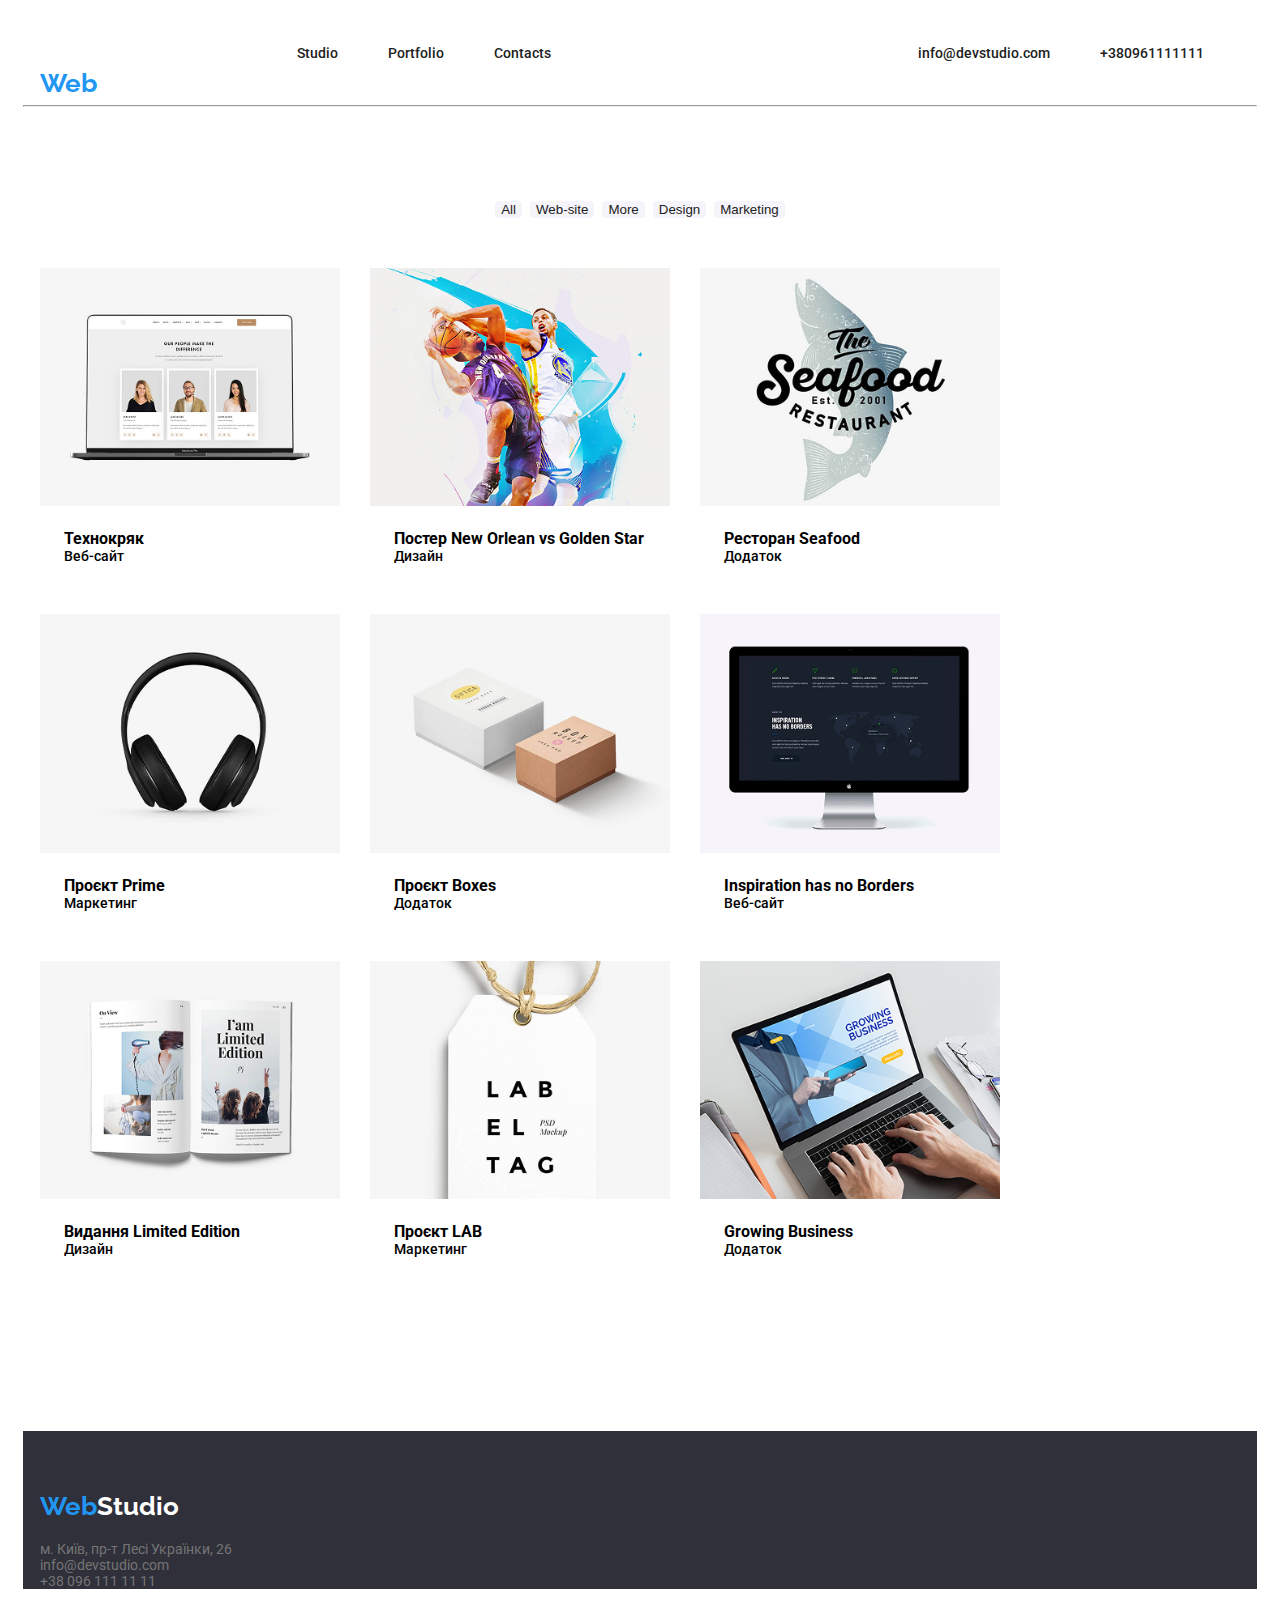
<file: portfolio.html>
<!DOCTYPE html>
<html lang="en">

<head>
    <meta charset="UTF-8">
    <meta name="viewport" content="width=device-width, initial-scale=1.0">
    <link rel="stylesheet" href="./css/style.min.css">
    <link rel="preconnect" href="https://fonts.googleapis.com">
    <link rel="preconnect" href="https://fonts.gstatic.com" crossorigin>
    <link href="https://fonts.googleapis.com/css2?family=Raleway:wght@700&family=Roboto:wght@500&display=swap"
        rel="stylesheet">
    <link rel="preconnect" href="https://fonts.googleapis.com">
    <link rel="preconnect" href="https://fonts.gstatic.com" crossorigin>
    <link href="https://fonts.googleapis.com/css2?family=Raleway:wght@700&display=swap" rel="stylesheet">
    <title>WebStudio-Portfolio</title>
</head>

<body>
    <header class="container header-container">
        <a href="" class="logo"><span>Web</span>Studio</a>
        <nav>
            <ul class="nav-list">
                <li><a class="link" href="./index.html">Studio</a></li>
                <li><a class="link" href="">Portfolio</a></li>
                <li><a class="link" href="">Contacts</a></li>
            </ul>
        </nav>
        <ul class="contacts">
            <li><a class="link" href="info@devstudio.com">info@devstudio.com</a></li>
            <li><a class="link" href="tel:+380961111111">+380961111111</a></li>
        </ul>
    </header>
    <main>
        <hr>
        <nav>
            <ul class="nav">
                <li><button type="button" class="buttons">All</button></li>
                <li><button type="button" class="buttons">Web-site</button></li>
                <li><button type="button" class="buttons">More</button></li>
                <li><button type="button" class="buttons">Design</button></li>
                <li><button type="button" class="buttons">Marketing</button></li>
            </ul>
        </nav>
        <section>
            <div class="container">
                <ul class="work-list">
                    <li class="work-item">
                        <img src="img/img.portfolio/port.png" alt="picture" width="300"
                            class="port-img port">
                            <div class="port-wrapper">
                                <h3 class="work-text work-toptext">Технокряк</h3>
                                <p class="work-text work-undertext">Веб-сайт</p>
                            </div>
                            <div class="hover-text">
                                <p class="">Ресурс пропонує комплексні пропозиції з різним рівнем функціоналу та
                                    сервісів. Все це
                                    дозволить відвідувачу отримати вичерпні відомості про компанію чи приватну особу.</p>
                            </div>
                    </li>
                    <li class="work-item"><img src="img/img.portfolio/port1.png" alt="picture" width="300"
                            class="port-img port1">
                        <h3 class="work-text work-toptext">Постер New Orlean vs Golden Star</h3>
                        <p class="work-text work-undertext">Дизайн</p>
                    </li>
                    <li class="work-item"><img src="img/img.portfolio/port2.png" alt="picture" width="300"
                            class="port-img port2">
                        <h3 class="work-text work-toptext">Ресторан Seafood</h3>
                        <p class="work-text work-undertext">Додаток</p>
                    </li>
                    <li class="work-item"><img src="img/img.portfolio/port3.png" alt="picture" width="300"
                            class="port-img port3">
                        <h3 class="work-text work-toptext">Проєкт Prime</h3>
                        <p class="work-text work-undertext">Маркетинг</p>
                    </li>
                    <li class="work-item"><img src="img/img.portfolio/port4.png" alt="picture" width="300"
                            class="port-img port4">
                        <h3 class="work-text work-toptext">Проєкт Boxes</h3>
                        <p class="work-text work-undertext">Додаток</p>
                    </li>
                    <li class="work-item"><img src="img/img.portfolio/port5.png" alt="picture" width="300"
                            class="port-img port5">
                        <h3 class="work-text work-toptext">Inspiration has no Borders</h3>
                        <p class="work-text work-undertext">Веб-сайт</p>
                    </li>
                    <li class="work-item"><img src="img/img.portfolio/port6.png" alt="picture" width="300"
                            class="port-img port6">
                        <h3 class="work-text work-toptext">Видання Limited Edition</h3>
                        <p class="work-text work-undertext">Дизайн</p>
                    </li>
                    <li class="work-item"><img src="img/img.portfolio/port7.png" alt="picture" width="300"
                            class="port-img port7">
                        <h3 class="work-text work-toptext">Проєкт LAB</h3>
                        <p class="work-text work-undertext">Маркетинг</p>
                    </li>
                    <li class="work-item"><img src="img/img.portfolio/port8.png" alt="picture" width="300"
                            class="port-img port8">
                        <h3 class="work-text work-toptext">Growing Business</h3>
                        <p class="work-text work-undertext">Додаток</p>
                    </li>
                </ul>
            </div>
        </section>
    </main>
    <footer>
        <div class="container">
            <a href="" class="logo"><span>Web</span>Studio</a>
            <address class="footer-address">
                <p class="Kyiv">м. Київ, пр-т Лесі Українки, 26</p>
                <p>info@devstudio.com</p>
                <p>+38 096 111 11 11</p>
            </address>
        </div>
    </footer>
</body>

</html>
</file>
<file: css/style.min.css>
.logo{font-family:Raleway;font-size:26px;font-style:normal;font-weight:700;color:#212121;list-style:none;text-decoration:none;margin-right:93px}.logo span{color:#2196f3}.header-container{display:-webkit-box;display:-ms-flexbox;display:flex;gap:25px;-webkit-box-align:center;-ms-flex-align:center;align-items:center}.nav-list{display:-webkit-box;display:-ms-flexbox;display:flex;gap:50px}.contacts{margin-left:342px;display:-webkit-box;display:-ms-flexbox;display:flex;gap:50px}.link{list-style:none;text-decoration:none;color:#212121;padding-top:32px;padding-bottom:32px}.link:hover,.link:focus{color:#2196f3}.icons{width:16px;height:12px;margin-right:10px}.icons:hover,.icons:focus{fill:#2196f3}.main-text{background-color:#2f303a;text-align:center;height:600px;-webkit-box-align:center;-ms-flex-align:center;align-items:center;-webkit-box-pack:center;-ms-flex-pack:center;justify-content:center;padding-top:200px}.main-title{color:#fff;font-weight:900;font-size:44px;width:696px;margin-left:auto;margin-right:auto}.button{background-color:#2196f3;color:#fff;border:rgba(0,0,0,0);border-radius:4px;font-size:16px;font-weight:700;margin-top:40px;width:216px;height:50px;letter-spacing:.96px}.backdrop{z-index:1;position:fixed;top:0;bottom:0;right:0;left:0}.backdrop.is-hidden{opacity:0;pointer-events:none}.close{background-color:rgba(0,0,0,0);position:absolute;right:0;top:0;border:rgba(0,0,0,0);display:-webkit-box;display:-ms-flexbox;display:flex;padding:8px}.model{position:absolute;-webkit-box-pack:center;-ms-flex-pack:center;justify-content:center;top:35%;left:50%;-webkit-transform:translate(-50%, -50%);transform:translate(-50%, -50%);background-color:#fff;-webkit-box-shadow:0 0 1000px 100px #ababab,10px 10px 50px 50px #000;box-shadow:0 0 1000px 100px #ababab,10px 10px 50px 50px #000;width:528px;height:581px;padding:40px}.icon-close{height:18px;width:18px;stroke-width:0;stroke:currentColor;fill:currentColor}.form{display:-webkit-box;display:-ms-flexbox;display:flex;-webkit-box-orient:vertical;-webkit-box-direction:normal;-ms-flex-direction:column;flex-direction:column}.form .list{margin-bottom:20px}.bold{color:#212121;text-align:center;font-size:20px;font-weight:700;line-height:normal;letter-spacing:.6px;margin-bottom:10px}.form .item{display:-webkit-box;display:-ms-flexbox;display:flex;-webkit-box-orient:vertical;-webkit-box-direction:normal;-ms-flex-direction:column;flex-direction:column;position:relative;color:#212121}.form .item:not(:last-child){margin-bottom:10px}.form .item:focus-within .form-label{color:#2196f3}.form .item:focus-within .form-icon{color:#2196f3}.form-label{text-align:start;margin-bottom:4px;color:#757575;font-size:12px;letter-spacing:.12px}.form-icon{width:18px;height:18px;-ms-flex-negative:0;flex-shrink:0;fill:currentColor;position:absolute;left:12px;bottom:11px}.form .button{margin:0;margin:auto}.field{width:448px;height:40px;-ms-flex-negative:0;flex-shrink:0;border-radius:4px;border:1px solid rgba(33,33,33,.2);outline:none;padding-left:42px}.field:hover{border:#2196f3;border-radius:4px;-webkit-box-shadow:0px 1px 3px 0px rgba(0,0,0,.12),0px 1px 1px 0px rgba(0,0,0,.14),0px 2px 1px 0px rgba(0,0,0,.2);box-shadow:0px 1px 3px 0px rgba(0,0,0,.12),0px 1px 1px 0px rgba(0,0,0,.14),0px 2px 1px 0px rgba(0,0,0,.2)}.textarea{width:448px;height:120px;-ms-flex-negative:0;flex-shrink:0;resize:none;border-radius:4px;border:1px solid rgba(33,33,33,.2);padding:12px 16px;outline:none}textarea::-webkit-input-placeholder{color:rgba(117,117,117,.5);font-size:12px;line-height:normal;letter-spacing:.12px}textarea::-moz-placeholder{color:rgba(117,117,117,.5);font-size:12px;line-height:normal;letter-spacing:.12px}textarea:-ms-input-placeholder{color:rgba(117,117,117,.5);font-size:12px;line-height:normal;letter-spacing:.12px}textarea::-ms-input-placeholder{color:rgba(117,117,117,.5);font-size:12px;line-height:normal;letter-spacing:.12px}textarea::placeholder{color:rgba(117,117,117,.5);font-size:12px;line-height:normal;letter-spacing:.12px}.group{margin-bottom:30px;display:-webkit-box;display:-ms-flexbox;display:flex;-webkit-box-align:center;-ms-flex-align:center;align-items:center;-webkit-box-pack:center;-ms-flex-pack:center;justify-content:center}.form-link{width:400px;height:24px;-ms-flex-negative:0;flex-shrink:0;color:#757575;line-height:24px;letter-spacing:.42px}.conditions{color:#2196f3;line-height:24px;letter-spacing:.42px;-webkit-text-decoration-skip-ink:none;text-decoration-skip-ink:none}.serv-section{padding-bottom:118px;padding-top:94px}.serv-list{display:-webkit-box;display:-ms-flexbox;display:flex;gap:30px;list-style:none;text-decoration:none}.serv-list .serv-text{color:#757575}.advantege-icon{width:270px;height:120px;display:-webkit-box;display:-ms-flexbox;display:flex;-webkit-box-pack:center;-ms-flex-pack:center;justify-content:center;-webkit-box-align:center;-ms-flex-align:center;align-items:center;border-radius:4px;background:#f5f4fa}.serv-item{display:block;height:100px}.what-we-do{padding-bottom:188px}.what-we-do-list{display:-webkit-box;display:-ms-flexbox;display:flex;gap:30px}.position{position:relative;border-radius:4px;overflow:hidden;background-color:#fff}.label{position:absolute;bottom:3px;right:0;left:0;margin:0;padding:8px 16px;border-bottom-left-radius:4px;text-align:center;font-size:14px;font-weight:700;letter-spacing:.42px;text-transform:uppercase;color:#fff;background:rgba(47,48,58,.8)}.team .container{background-color:#f5f4fa;margin-bottom:154px}.our-team{margin-bottom:50px}.team-list{display:-webkit-box;display:-ms-flexbox;display:flex;gap:30px;-webkit-box-pack:center;-ms-flex-pack:center;justify-content:center}.team-text{text-align:center}.team-toptext{margin-top:30px;margin-bottom:10px}.team-undertext{color:#757575;margin-bottom:30px}.social-icons{display:-webkit-box;display:-ms-flexbox;display:flex;-ms-flex-pack:distribute;justify-content:space-around;gap:10px;margin-left:32px;margin-right:32px}.icon-link{width:44px;height:44px;-ms-flex-negative:0;flex-shrink:0;display:-webkit-inline-box;display:-ms-inline-flexbox;display:inline-flex;-webkit-box-pack:center;-ms-flex-pack:center;justify-content:center;-webkit-box-align:center;-ms-flex-align:center;align-items:center;color:#757575}.icon-link:hover{color:#f5f4fa;background-color:#2196f3;border-radius:50%}.social-icon{width:20px;height:20px;fill:currentColor}.clients{display:-webkit-box;display:-ms-flexbox;display:flex;gap:94px;margin-left:215px;margin-right:215px;margin-bottom:110px;margin-top:66px;color:#757575}.brand{display:-webkit-inline-box;display:-ms-inline-flexbox;display:inline-flex;-webkit-box-pack:center;-ms-flex-pack:center;justify-content:center;-webkit-box-align:center;-ms-flex-align:center;align-items:center;width:170px;height:92px;-ms-flex-negative:0;flex-shrink:0;border-radius:4px;border:1px solid #afb1b8;color:#757575}.brand-icon{width:106px;height:60px;fill:currentColor}.brand:hover,.brand:focus{color:#2196f3;border:1px solid #2196f3}footer{background-color:#2f303a;color:#757575}.logo{display:block;padding-top:60px;color:#fff}.footer-address{font-family:Roboto;font-size:14px;font-style:normal;font-weight:400;padding-top:20px}.kyiv{padding-bottom:10px;color:#fff}.phone{padding-top:10px;padding-bottom:60px}.footer-icons{display:-webkit-inline-box;display:-ms-inline-flexbox;display:inline-flex;gap:10px;border:rgba(255,255,255,.6)}.nav{display:-webkit-box;display:-ms-flexbox;display:flex;-webkit-box-pack:center;-ms-flex-pack:center;justify-content:center;margin-bottom:50px;margin-top:94px;gap:8px}.buttons{color:#212121;background-color:#f5f4fa;border:rgba(0,0,0,0);text-align:center;border-radius:4px}.buttons:hover,.buttons:focus{background-color:#2196f3;color:#fff}.work-list{display:-webkit-box;display:-ms-flexbox;display:flex;-ms-flex-wrap:wrap;flex-wrap:wrap;gap:30px;margin-bottom:154px}.work-item:hover .hover-text{bottom:80px}.work-item{position:relative;overflow:hidden}.hover-text{position:absolute;bottom:-100%;background-color:rgba(33,150,243,.9);-webkit-transition:500ms all;transition:500ms all;font-family:Roboto;font-size:18px;font-weight:400;color:#fff;padding:43px 24px}.port-wrapper{position:relative;z-index:1}@-webkit-keyframes info{from{-webkit-transform:translateY(100%);transform:translateY(100%)}to{-webkit-transform:translateX(0%);transform:translateX(0%);background-color:#2196f3}}@keyframes info{from{-webkit-transform:translateY(100%);transform:translateY(100%)}to{-webkit-transform:translateX(0%);transform:translateX(0%);background-color:#2196f3}}.work-text{margin-left:24px;margin-right:24px}.work-toptext{margin-top:20px}.work-undertext{margin-bottom:20px}.container{width:1200px;margin-left:auto;margin-right:auto;padding-left:15px;padding-right:15px}body{font-family:Roboto;font-size:14px;font-style:normal;font-weight:500;padding-left:15px;padding-right:15px}ul,p,h1,h2,h3{margin:0;padding:0}ul{text-decoration:none;list-style:none}h2{text-align:center;margin-bottom:50px}/*# sourceMappingURL=style.min.css.map */
</file>
